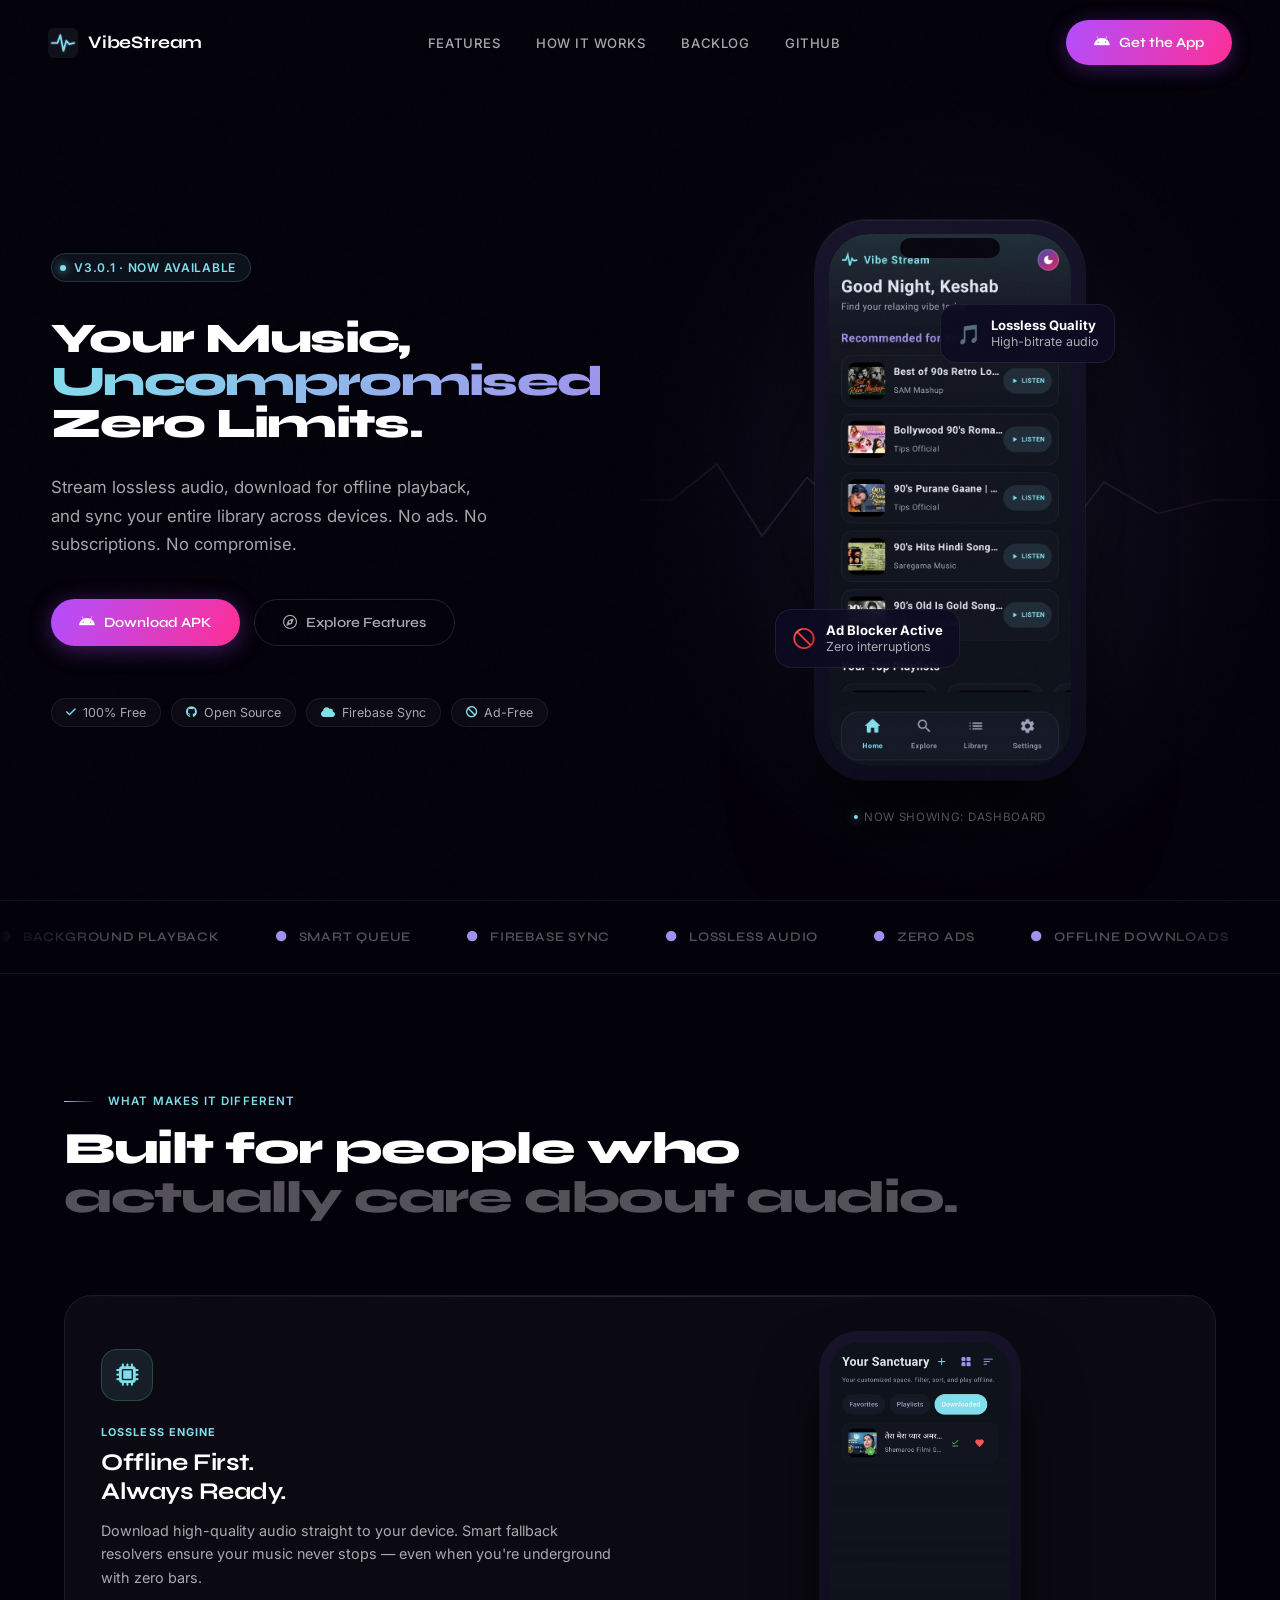
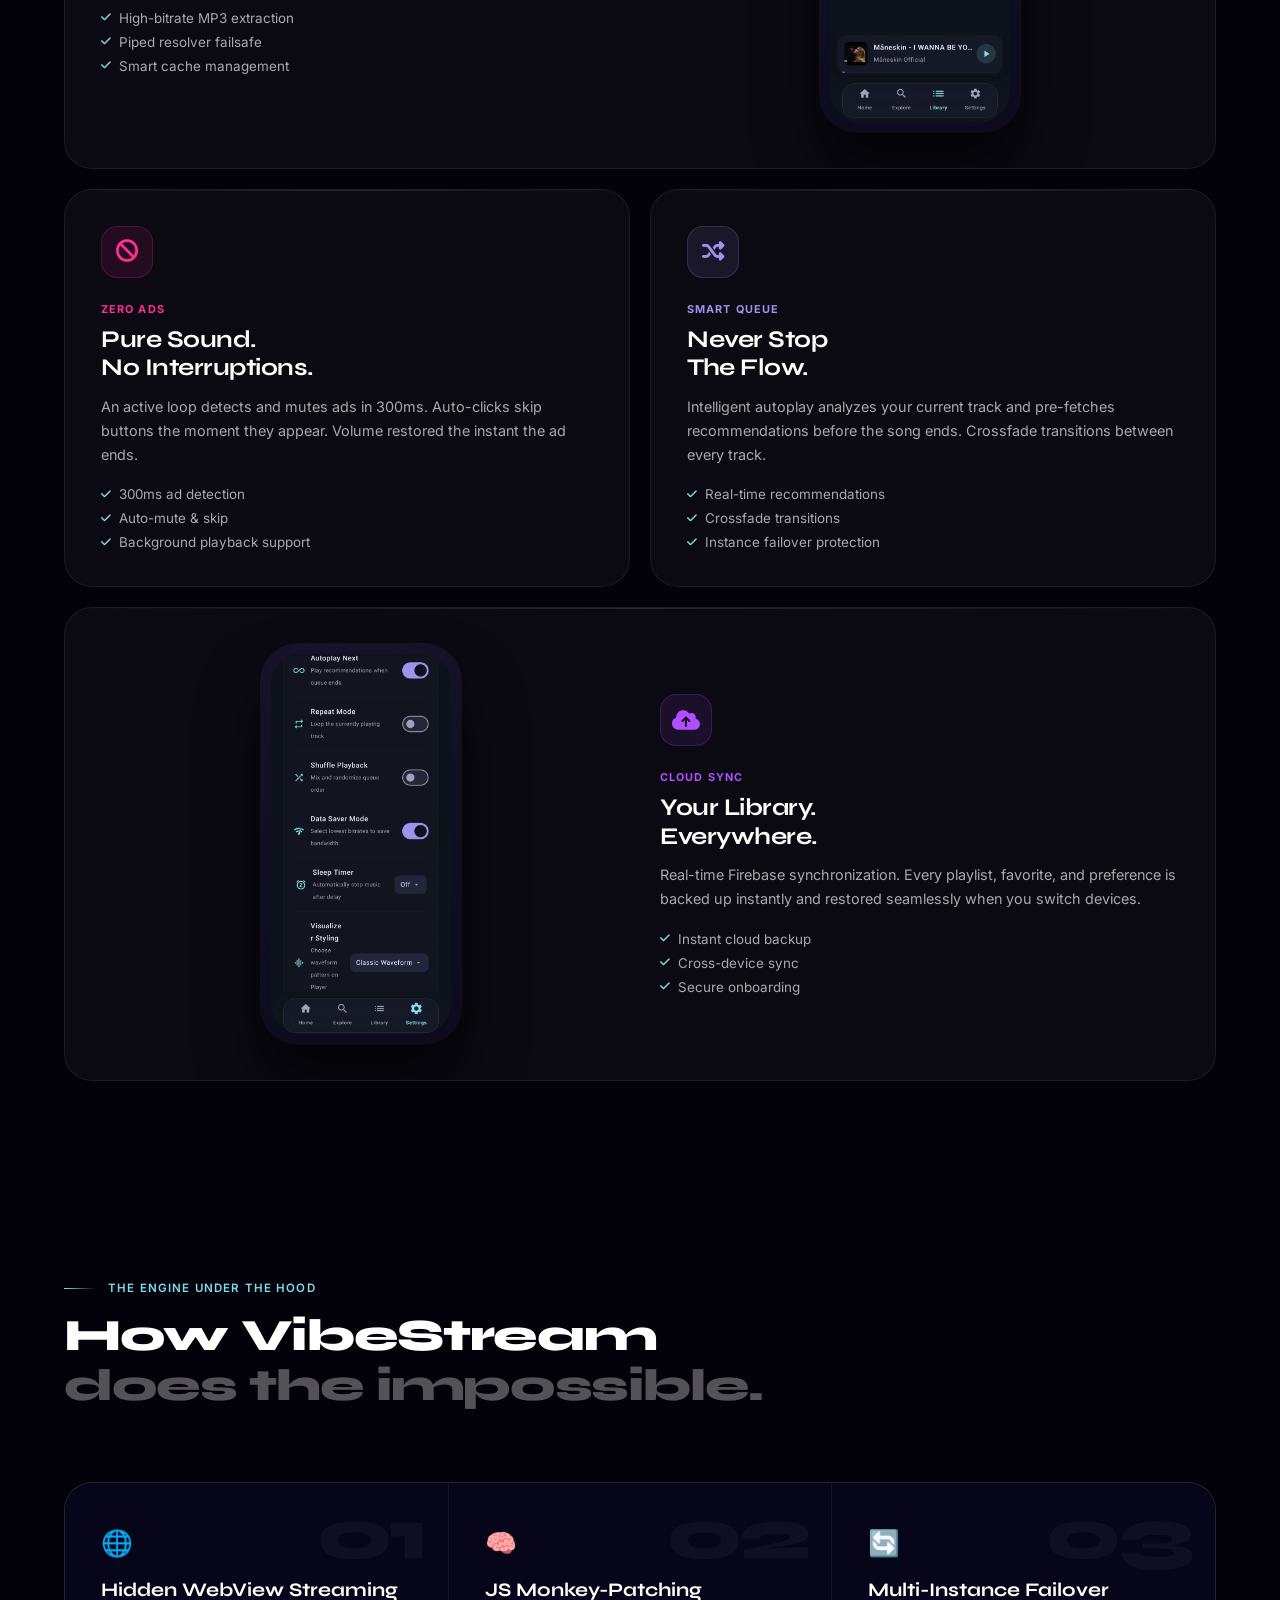
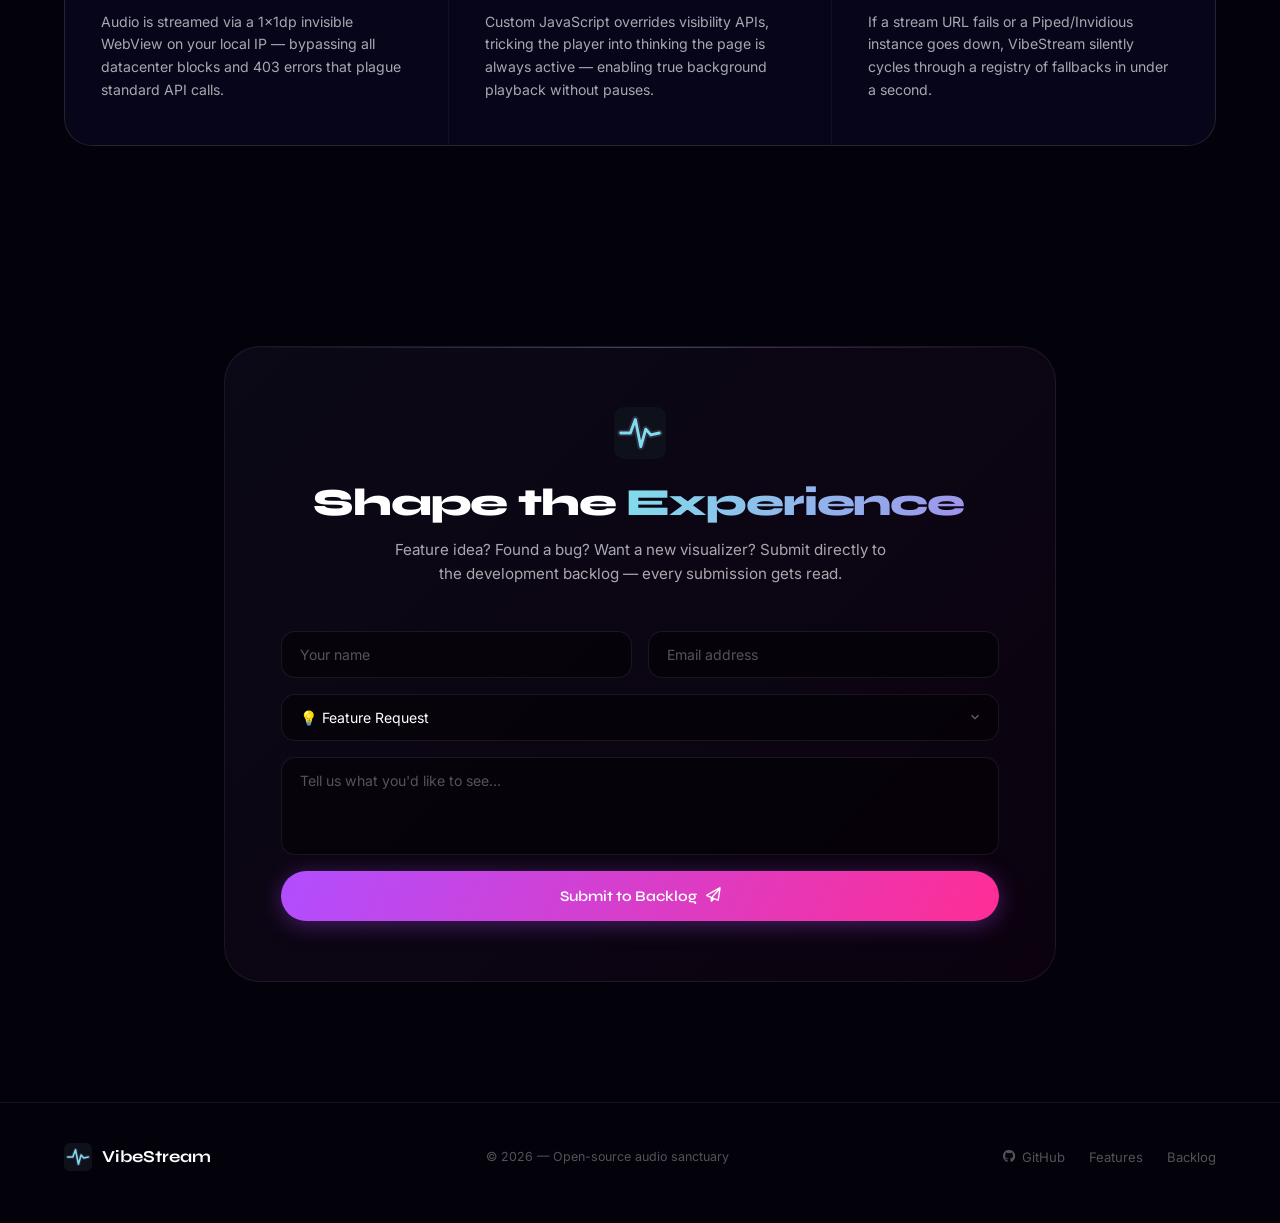
<file: index.html>
<!DOCTYPE html>
<html lang="en">
<head>
  <!-- Google tag (gtag.js) -->
  <script async src="https://www.googletagmanager.com/gtag/js?id=G-84TYYE5QCW"></script>
  <script>
    window.dataLayer = window.dataLayer || [];
    function gtag(){dataLayer.push(arguments);}
    gtag('js', new Date());

    gtag('config', 'G-84TYYE5QCW');
  </script>
  <meta charset="UTF-8">
  <meta name="viewport" content="width=device-width, initial-scale=1.0, user-scalable=yes">
  <title>VibeStream — Lossless Audio Sanctuary</title>
  <link rel="icon" type="image/svg+xml" href="images/logo.svg">
  <link rel="apple-touch-icon" href="images/logo.svg">
  <link rel="preconnect" href="https://fonts.googleapis.com">
  <link rel="preconnect" href="https://fonts.gstatic.com" crossorigin>
  <link rel="preconnect" href="https://cdnjs.cloudflare.com" crossorigin>
  <link href="https://fonts.googleapis.com/css2?family=Syne:wght@400;500;600;700;800&family=Inter:wght@300;400;500;600&display=swap" rel="stylesheet">
  <link rel="stylesheet" href="https://cdnjs.cloudflare.com/ajax/libs/font-awesome/6.4.0/css/all.min.css" media="print" onload="this.media='all'">
  <style>
    /* =============================================
       TOKENS
    ============================================= */
    :root {
      --bg:          #03010a;
      --bg-2:        #07051a;
      --bg-3:        #0d0a22;
      --glass:       rgba(255,255,255,0.035);
      --glass-b:     rgba(255,255,255,0.07);
      --cyan:        #80DEEA;
      --purple:      #9E92EC;
      --pink:        #ff2d95;
      --violet:      #b14eff;
      --white:       #ffffff;
      --silver:      rgba(255,255,255,0.65);
      --dim:         rgba(255,255,255,0.32);
      --ease-out:    cubic-bezier(0.16, 1, 0.3, 1);
      --ease-bounce: cubic-bezier(0.34, 1.56, 0.64, 1);
    }

    /* =============================================
       RESET & BASE
    ============================================= */
    *, *::before, *::after { margin: 0; padding: 0; box-sizing: border-box; }
    html { scroll-behavior: smooth; background: var(--bg); overflow-x: hidden; }
    body {
      background: var(--bg);
      color: var(--white);
      font-family: 'Inter', sans-serif;
      overflow-x: hidden;
      cursor: none;
    }
    @media (max-width: 1024px) { body { cursor: auto; } }
    img { display: block; max-width: 100%; }
    a { text-decoration: none; color: inherit; }

    /* =============================================
       CUSTOM CURSOR
    ============================================= */
    #cursor {
      position: fixed;
      width: 12px; height: 12px;
      background: var(--cyan);
      border-radius: 50%;
      pointer-events: none;
      z-index: 99999;
      transform: translate(-50%,-50%);
      transition: width .18s var(--ease-out), height .18s var(--ease-out), background .18s, opacity .3s;
      box-shadow: 0 0 16px var(--cyan);
      opacity: 0;
      mix-blend-mode: screen;
    }
    #cursor-ring {
      position: fixed;
      width: 36px; height: 36px;
      border: 1px solid rgba(128,222,234,0.4);
      border-radius: 50%;
      pointer-events: none;
      z-index: 99998;
      transform: translate(-50%,-50%);
      transition: width .35s var(--ease-out), height .35s var(--ease-out), opacity .3s, border-color .3s;
      opacity: 0;
    }
    @media (min-width: 1025px) {
      #cursor, #cursor-ring { opacity: 1; }
    }
    body.cursor-hover #cursor { width: 6px; height: 6px; background: var(--pink); box-shadow: 0 0 20px var(--pink); }
    body.cursor-hover #cursor-ring { width: 52px; height: 52px; border-color: rgba(255,45,149,0.35); }

    /* =============================================
       SCROLL PROGRESS
    ============================================= */
    #progress {
      position: fixed; top: 0; left: 0; height: 2px; width: 0%;
      background: linear-gradient(90deg, var(--cyan), var(--purple), var(--pink));
      z-index: 9000;
      box-shadow: 0 0 10px var(--purple);
      transition: width .06s linear;
    }

    /* =============================================
       AMBIENT BLOBS
    ============================================= */
    .ambient {
      position: fixed; inset: 0; z-index: -2; overflow: hidden; pointer-events: none;
    }
    .blob {
      position: absolute; border-radius: 50%; filter: blur(100px); opacity: .55;
      animation: blobDrift 22s infinite alternate ease-in-out;
    }
    .blob-1 { width: 600px; height: 600px; background: radial-gradient(circle, rgba(177,78,255,.18), transparent); top: -200px; left: -150px; animation-duration: 20s; }
    .blob-2 { width: 700px; height: 700px; background: radial-gradient(circle, rgba(255,45,149,.12), transparent); bottom: -300px; right: -200px; animation-duration: 27s; animation-direction: alternate-reverse; }
    .blob-3 { width: 400px; height: 400px; background: radial-gradient(circle, rgba(128,222,234,.1), transparent); top: 40%; left: 35%; animation-duration: 16s; }
    @keyframes blobDrift {
      0% { transform: translate(0,0) scale(1); }
      100% { transform: translate(60px, 40px) scale(1.18); }
    }

    /* grain */
    .grain {
      position: fixed; inset: 0; z-index: 9990; pointer-events: none;
      background-image: url("data:image/svg+xml,%3Csvg viewBox='0 0 256 256' xmlns='http://www.w3.org/2000/svg'%3E%3Cfilter id='n'%3E%3CfeTurbulence type='fractalNoise' baseFrequency='0.72' numOctaves='4' stitchTiles='stitch'/%3E%3C/filter%3E%3Crect width='100%25' height='100%25' filter='url(%23n)' opacity='0.025'/%3E%3C/svg%3E");
      mix-blend-mode: overlay;
      opacity: .7;
    }

    /* =============================================
       NAV
    ============================================= */
    nav {
      position: fixed; top: 0; left: 0; right: 0; z-index: 8000;
      display: flex; align-items: center; justify-content: space-between;
      padding: 20px 48px;
      transition: background .4s, backdrop-filter .4s, padding .4s;
    }
    nav.scrolled {
      background: rgba(3,1,10,0.82);
      backdrop-filter: blur(24px);
      padding: 14px 48px;
      border-bottom: 1px solid rgba(255,255,255,0.05);
    }
    .nav-brand {
      display: flex; align-items: center; gap: 10px;
      font-family: 'Syne', sans-serif; font-weight: 700; font-size: 1.1rem;
      letter-spacing: -0.01em;
    }
    .nav-brand img { width: 30px; height: 30px; }
    .nav-links { display: flex; gap: 36px; }
    .nav-links a {
      font-size: .82rem; color: var(--silver); font-weight: 500;
      letter-spacing: .04em; text-transform: uppercase;
      transition: color .2s;
      position: relative;
    }
    .nav-links a::after {
      content: ''; position: absolute; bottom: -3px; left: 0;
      width: 0; height: 1px; background: var(--cyan);
      transition: width .3s var(--ease-out);
    }
    .nav-links a:hover { color: var(--white); }
    .nav-links a:hover::after { width: 100%; }
    .nav-cta {
      background: linear-gradient(115deg, var(--violet), var(--pink));
      color: white; border: none; cursor: pointer;
      padding: 10px 22px; border-radius: 100px;
      font-family: 'Syne', sans-serif; font-size: .82rem; font-weight: 600;
      display: flex; align-items: center; gap: 8px;
      transition: transform .25s var(--ease-bounce), box-shadow .25s;
      box-shadow: 0 4px 20px rgba(177,78,255,.3);
    }
    .nav-cta:hover { transform: translateY(-2px); box-shadow: 0 8px 28px rgba(255,45,149,.4); }
    /* Merged with unified 768px media query at the bottom */

    /* =============================================
       HERO
    ============================================= */
    .hero {
      min-height: 100vh;
      display: grid;
      grid-template-columns: 1fr 1fr;
      gap: 0;
      padding-top: 100px;
      position: relative;
      overflow: hidden;
    }

    .hero-left {
      display: flex; flex-direction: column; justify-content: center;
      padding: 60px clamp(16px, 3vw, 48px) 80px clamp(24px, 4vw, 64px);
      position: relative; z-index: 2;
      min-width: 0;
    }

    .hero-eyebrow {
      display: inline-flex; align-items: center; gap: 8px;
      background: rgba(128,222,234,0.07);
      border: 1px solid rgba(128,222,234,0.18);
      border-radius: 100px;
      padding: 6px 14px 6px 8px;
      margin-bottom: 36px; width: fit-content;
    }
    .eyebrow-dot {
      width: 6px; height: 6px; border-radius: 50%;
      background: var(--cyan);
      box-shadow: 0 0 10px var(--cyan);
      animation: pulse-dot 2s infinite;
    }
    @keyframes pulse-dot {
      0%, 100% { opacity: 1; transform: scale(1); }
      50% { opacity: .5; transform: scale(.75); }
    }
    .hero-eyebrow span {
      font-size: .75rem; color: var(--cyan); font-weight: 600;
      letter-spacing: .06em; text-transform: uppercase;
    }

    .hero-title {
      font-family: 'Syne', sans-serif;
      font-size: clamp(2rem, 3.3vw, 4.2rem);
      font-weight: 800;
      line-height: 1.0;
      letter-spacing: -0.04em;
      margin-bottom: 28px;
      overflow: hidden;
      min-width: 0;
    }
    .hero-title .line {
      display: block;
      opacity: 0;
      transform: translateY(110%);
      transition: transform .9s var(--ease-out), opacity .9s var(--ease-out);
    }
    .hero-title .line:nth-child(2) { transition-delay: .12s; }
    .hero-title .line:nth-child(3) { transition-delay: .24s; }
    .hero-title.revealed .line { opacity: 1; transform: translateY(0); }

    .grad { 
      background: linear-gradient(120deg, var(--cyan), var(--purple), var(--pink));
      -webkit-background-clip: text; background-clip: text; color: transparent;
      background-size: 200% 200%;
      animation: gradShift 5s ease infinite;
      padding-right: 0.08em; /* Prevent browser text-clip cut-offs on wide slanted fonts */
    }
    @keyframes gradShift {
      0%, 100% { background-position: 0% 50%; }
      50% { background-position: 100% 50%; }
    }

    .hero-sub {
      font-size: 1.05rem; color: var(--silver); line-height: 1.7;
      max-width: 440px; margin-bottom: 40px;
      opacity: 0; transform: translateY(20px);
      transition: opacity .8s .5s var(--ease-out), transform .8s .5s var(--ease-out);
    }
    .hero-sub.revealed { opacity: 1; transform: translateY(0); }

    .hero-actions {
      display: flex; gap: 14px; flex-wrap: wrap; margin-bottom: 52px;
      opacity: 0; transform: translateY(20px);
      transition: opacity .8s .65s var(--ease-out), transform .8s .65s var(--ease-out);
    }
    .hero-actions.revealed { opacity: 1; transform: translateY(0); }

    .btn {
      display: inline-flex; align-items: center; gap: 9px;
      padding: 14px 28px; border-radius: 100px;
      font-family: 'Syne', sans-serif; font-size: .88rem; font-weight: 600;
      border: none; cursor: pointer;
      transition: transform .28s var(--ease-bounce), box-shadow .28s;
    }
    .btn-primary {
      background: linear-gradient(115deg, var(--violet), var(--pink));
      color: white; box-shadow: 0 4px 22px rgba(177,78,255,.35);
    }
    .btn-primary:hover { transform: translateY(-3px) scale(1.02); box-shadow: 0 10px 32px rgba(255,45,149,.45); }
    .btn-ghost {
      background: transparent;
      border: 1px solid rgba(255,255,255,0.12);
      color: var(--silver);
    }
    .btn-ghost:hover { border-color: var(--cyan); color: var(--white); transform: translateY(-2px); }

    .hero-pills {
      display: flex; gap: 10px; flex-wrap: wrap;
      opacity: 0; transform: translateY(16px);
      transition: opacity .8s .8s var(--ease-out), transform .8s .8s var(--ease-out);
    }
    .hero-pills.revealed { opacity: 1; transform: translateY(0); }
    .pill {
      display: flex; align-items: center; gap: 7px;
      background: var(--glass); border: 1px solid var(--glass-b);
      border-radius: 100px; padding: 6px 14px;
      font-size: .78rem; color: var(--silver);
    }
    .pill i { color: var(--cyan); font-size: .7rem; }

    /* HERO RIGHT — Phone Showcase */
    .hero-right {
      position: relative;
      display: flex; align-items: center; justify-content: center;
      overflow: hidden;
      padding: 80px 40px 80px 20px;
    }
    .hero-right::before {
      content: '';
      position: absolute; inset: 0;
      background: radial-gradient(ellipse at 50% 50%, rgba(158,146,236,.12), transparent 70%);
    }

    /* Waveform decoration */
    .hero-waveform {
      position: absolute;
      left: -40px; right: -40px;
      top: 50%;
      transform: translateY(-50%);
      pointer-events: none;
      opacity: .15;
    }

    /* Phone */
    .phone-wrap {
      perspective: 1200px;
      position: relative; z-index: 2;
    }
    .phone {
      width: 270px; height: 560px;
      background: linear-gradient(165deg, #16132a, #0c0a1c);
      border-radius: 52px;
      padding: 14px;
      box-shadow:
        0 60px 80px rgba(0,0,0,.7),
        0 0 0 1px rgba(255,255,255,0.07),
        inset 0 1px 0 rgba(255,255,255,0.06);
      transform-style: preserve-3d;
      transition: transform .15s ease-out;
      animation: phoneFloat 6s ease-in-out infinite;
    }
    @keyframes phoneFloat {
      0%, 100% { transform: translateY(0) rotateX(2deg) rotateY(-4deg); }
      50% { transform: translateY(-14px) rotateX(-2deg) rotateY(4deg); }
    }
    .phone:hover { animation-play-state: paused; }
    .phone-notch {
      position: absolute; top: 18px; left: 50%; transform: translateX(-50%);
      width: 100px; height: 20px;
      background: #08060f; border-radius: 16px; z-index: 5;
    }
    .phone-inner {
      width: 100%; height: 100%;
      background: #000;
      border-radius: 40px;
      overflow: hidden;
      position: relative;
    }
    .screen {
      position: absolute; inset: 0;
      width: 100%; height: 100%;
      object-fit: cover;
      opacity: 0;
      transition: opacity .7s cubic-bezier(.4,0,.2,1);
    }
    .screen.active { opacity: 1; }

    /* Glow ring around phone */
    .phone-glow {
      position: absolute;
      width: 320px; height: 320px;
      background: radial-gradient(circle, rgba(158,146,236,.22), transparent 70%);
      border-radius: 50%;
      top: 50%; left: 50%;
      transform: translate(-50%, -50%);
      filter: blur(20px);
      pointer-events: none;
      animation: glowPulse 4s ease-in-out infinite;
    }
    @keyframes glowPulse {
      0%, 100% { opacity: .8; transform: translate(-50%,-50%) scale(1); }
      50% { opacity: 1; transform: translate(-50%,-50%) scale(1.1); }
    }

    /* Screen label */
    .screen-label {
      position: absolute; bottom: -44px; left: 50%; transform: translateX(-50%);
      font-size: .72rem; color: var(--dim); letter-spacing: .06em; text-transform: uppercase;
      white-space: nowrap;
      display: flex; align-items: center; gap: 6px;
    }
    .screen-label::before {
      content: '';
      width: 4px; height: 4px; border-radius: 50%;
      background: var(--cyan); box-shadow: 0 0 8px var(--cyan);
      animation: pulse-dot 2s infinite;
    }

    /* Floating badge */
    .float-badge {
      position: absolute;
      background: rgba(13,10,34,0.9);
      backdrop-filter: blur(16px);
      border: 1px solid rgba(255,255,255,0.08);
      border-radius: 16px;
      padding: 12px 16px;
      display: flex; align-items: center; gap: 10px;
      font-size: .78rem;
      z-index: 10;
      transition: transform .3s var(--ease-bounce);
    }
    .float-badge:hover { transform: scale(1.04); }
    .badge-1 { top: 15%; right: -30px; animation: badgeBob 5s ease-in-out infinite; }
    .badge-2 { bottom: 20%; left: -40px; animation: badgeBob 6.5s 1s ease-in-out infinite; }
    @keyframes badgeBob {
      0%, 100% { transform: translateY(0); }
      50% { transform: translateY(-8px); }
    }
    .badge-icon { font-size: 1.2rem; }
    .badge-label { color: var(--silver); line-height: 1.3; }
    .badge-label strong { display: block; color: white; font-size: .82rem; }

    /* =============================================
       MARQUEE
    ============================================= */
    .marquee-section {
      padding: 28px 0;
      border-top: 1px solid var(--glass-b);
      border-bottom: 1px solid var(--glass-b);
      overflow: hidden;
      position: relative;
    }
    .marquee-section::before, .marquee-section::after {
      content: ''; position: absolute; top: 0; bottom: 0; width: 120px; z-index: 2;
      pointer-events: none;
    }
    .marquee-section::before { left: 0; background: linear-gradient(90deg, var(--bg), transparent); }
    .marquee-section::after  { right: 0; background: linear-gradient(-90deg, var(--bg), transparent); }
    .marquee-track {
      display: flex; gap: 56px; width: max-content;
      animation: marquee 28s linear infinite;
    }
    @keyframes marquee {
      0% { transform: translateX(0); }
      100% { transform: translateX(-50%); }
    }
    .marquee-item {
      display: flex; align-items: center; gap: 12px; white-space: nowrap;
      font-family: 'Syne', sans-serif; font-size: .82rem; font-weight: 600;
      color: var(--dim); letter-spacing: .06em; text-transform: uppercase;
    }
    .marquee-item i { color: var(--purple); font-size: .65rem; }

    /* =============================================
       FEATURES SECTION
    ============================================= */
    .features {
      padding: 120px 64px;
      max-width: 1320px; margin: 0 auto;
    }
    .section-eyebrow {
      display: flex; align-items: center; gap: 12px;
      margin-bottom: 16px;
    }
    .section-eyebrow-line {
      width: 32px; height: 1px;
      background: linear-gradient(90deg, var(--cyan), transparent);
    }
    .section-eyebrow span {
      font-size: .72rem; color: var(--cyan); font-weight: 600;
      letter-spacing: .1em; text-transform: uppercase;
    }
    .section-title {
      font-family: 'Syne', sans-serif;
      font-size: clamp(2rem, 3.5vw, 3.2rem);
      font-weight: 800; letter-spacing: -0.03em;
      line-height: 1.1; margin-bottom: 72px;
    }
    .section-title span { color: var(--dim); }

    .features-grid {
      display: grid;
      grid-template-columns: repeat(2, 1fr);
      gap: 20px;
    }
    .feat-card {
      background: var(--glass);
      border: 1px solid var(--glass-b);
      border-radius: 28px;
      padding: 36px;
      position: relative; overflow: hidden;
      transition: transform .4s var(--ease-out), border-color .4s, box-shadow .4s;
      opacity: 0; transform: translateY(40px);
    }
    .feat-card.visible { opacity: 1; transform: translateY(0); }
    .feat-card:hover {
      transform: translateY(-6px);
      border-color: rgba(158,146,236,.25);
      box-shadow: 0 20px 50px rgba(0,0,0,.5);
    }
    .feat-card::before {
      content: '';
      position: absolute; top: 0; left: 0; right: 0; height: 1px;
      background: linear-gradient(90deg, transparent, rgba(255,255,255,0.12), transparent);
    }
    .feat-card-large {
      grid-column: span 2;
      display: grid; grid-template-columns: 1fr 1fr;
      gap: 40px; align-items: center;
    }
    .feat-icon {
      width: 52px; height: 52px;
      border-radius: 16px;
      display: flex; align-items: center; justify-content: center;
      font-size: 1.4rem;
      margin-bottom: 24px;
    }
    .feat-icon-cyan   { background: rgba(128,222,234,.1); color: var(--cyan); border: 1px solid rgba(128,222,234,.2); }
    .feat-icon-purple { background: rgba(158,146,236,.1); color: var(--purple); border: 1px solid rgba(158,146,236,.2); }
    .feat-icon-pink   { background: rgba(255,45,149,.1); color: var(--pink); border: 1px solid rgba(255,45,149,.2); }
    .feat-icon-violet { background: rgba(177,78,255,.1); color: var(--violet); border: 1px solid rgba(177,78,255,.2); }

    .feat-tag {
      font-size: .68rem; text-transform: uppercase; letter-spacing: .1em;
      font-weight: 700; margin-bottom: 10px;
    }
    .feat-tag-cyan   { color: var(--cyan); }
    .feat-tag-purple { color: var(--purple); }
    .feat-tag-pink   { color: var(--pink); }
    .feat-tag-violet { color: var(--violet); }

    .feat-card h3 {
      font-family: 'Syne', sans-serif;
      font-size: 1.5rem; font-weight: 700;
      letter-spacing: -.02em; line-height: 1.2;
      margin-bottom: 12px;
    }
    .feat-card p {
      color: var(--silver); font-size: .9rem; line-height: 1.65;
      margin-bottom: 20px;
    }
    .feat-list {
      list-style: none; display: flex; flex-direction: column; gap: 8px;
    }
    .feat-list li {
      display: flex; align-items: center; gap: 8px;
      font-size: .84rem; color: var(--silver);
    }
    .feat-list li i { color: var(--cyan); font-size: .7rem; }

    /* Phone in feature card */
    .feat-phone {
      position: relative;
      display: flex; justify-content: center;
    }
    .feat-phone-inner {
      width: 200px; height: 400px;
      background: linear-gradient(165deg, #16132a, #0c0a1c);
      border-radius: 38px; padding: 10px;
      box-shadow: 0 40px 60px rgba(0,0,0,.6), 0 0 0 1px rgba(255,255,255,0.06);
    }
    .feat-phone-screen {
      width: 100%; height: 100%;
      background: #000; border-radius: 30px;
      overflow: hidden; position: relative;
    }
    .feat-phone-screen img {
      width: 100%; height: 100%; object-fit: cover;
    }

    /* Animated waveform bars in feature */
    .mini-viz {
      display: flex; align-items: center; gap: 3px; height: 24px; margin-top: 16px;
    }
    .mini-viz span {
      width: 3px; border-radius: 2px;
      background: linear-gradient(180deg, var(--cyan), var(--purple));
      animation: miniBar .9s infinite alternate ease-in-out;
    }
    @keyframes miniBar {
      0% { height: 4px; opacity: .4; }
      100% { height: 20px; opacity: 1; }
    }
    .mini-viz span:nth-child(1) { animation-delay: .0s; }
    .mini-viz span:nth-child(2) { animation-delay: .1s; }
    .mini-viz span:nth-child(3) { animation-delay: .2s; }
    .mini-viz span:nth-child(4) { animation-delay: .3s; }
    .mini-viz span:nth-child(5) { animation-delay: .4s; }
    .mini-viz span:nth-child(6) { animation-delay: .5s; }
    .mini-viz span:nth-child(7) { animation-delay: .3s; }
    .mini-viz span:nth-child(8) { animation-delay: .2s; }
    .mini-viz span:nth-child(9) { animation-delay: .1s; }
    .mini-viz span:nth-child(10){ animation-delay: .0s; }

    /* =============================================
       HOW IT WORKS
    ============================================= */
    .how {
      padding: 80px 64px 120px;
      max-width: 1320px; margin: 0 auto;
    }
    .steps {
      display: grid; grid-template-columns: repeat(3,1fr); gap: 1px;
      background: var(--glass-b);
      border-radius: 28px; overflow: hidden;
      border: 1px solid var(--glass-b);
    }
    .step {
      background: var(--bg-2);
      padding: 44px 36px;
      position: relative; overflow: hidden;
      transition: background .3s;
      opacity: 0; transform: translateY(30px);
    }
    .step.visible { opacity: 1; transform: translateY(0); }
    .step:hover { background: var(--bg-3); }
    .step-num {
      font-family: 'Syne', sans-serif;
      font-size: 4.5rem; font-weight: 800;
      color: rgba(255,255,255,.04);
      line-height: 1;
      position: absolute; top: 16px; right: 24px;
      letter-spacing: -.05em;
    }
    .step-icon {
      font-size: 1.6rem; margin-bottom: 20px;
    }
    .step h3 {
      font-family: 'Syne', sans-serif;
      font-size: 1.2rem; font-weight: 700;
      margin-bottom: 10px;
    }
    .step p { color: var(--silver); font-size: .88rem; line-height: 1.6; }

    /* =============================================
       FEEDBACK SECTION
    ============================================= */
    .feedback {
      padding: 80px 64px 120px;
      max-width: 960px; margin: 0 auto;
    }
    .feedback-inner {
      background: linear-gradient(135deg, rgba(158,146,236,.06), rgba(255,45,149,.04));
      border: 1px solid rgba(255,255,255,.07);
      border-radius: 36px; padding: 60px 56px;
      position: relative; overflow: hidden;
    }
    .feedback-inner::before {
      content: '';
      position: absolute; top: 0; left: 0; right: 0; height: 1px;
      background: linear-gradient(90deg, transparent, rgba(158,146,236,.4), transparent);
    }
    .feedback-head {
      text-align: center; margin-bottom: 44px;
    }
    .feedback-head img {
      width: 52px; height: 52px; margin: 0 auto 20px;
    }
    .feedback-head h2 {
      font-family: 'Syne', sans-serif;
      font-size: 2.4rem; font-weight: 800;
      letter-spacing: -.03em; margin-bottom: 12px;
    }
    .feedback-head p { color: var(--silver); font-size: .95rem; line-height: 1.6; max-width: 500px; margin: 0 auto; }

    .f-form { display: flex; flex-direction: column; gap: 16px; }
    .f-row { display: grid; grid-template-columns: 1fr 1fr; gap: 16px; }
    .f-group { display: flex; flex-direction: column; gap: 6px; }
    .f-group input,
    .f-group select,
    .f-group textarea {
      background: rgba(0,0,0,.45);
      border: 1px solid rgba(255,255,255,.08);
      border-radius: 14px;
      padding: 14px 18px;
      color: white;
      font-family: 'Inter', sans-serif;
      font-size: .88rem;
      transition: border-color .25s, box-shadow .25s;
      outline: none;
      resize: none;
    }
    .f-group input::placeholder,
    .f-group textarea::placeholder { color: var(--dim); }
    .f-group input:focus,
    .f-group select:focus,
    .f-group textarea:focus {
      border-color: rgba(158,146,236,.5);
      box-shadow: 0 0 0 3px rgba(158,146,236,.08);
    }
    .f-group select {
      appearance: none;
      background-image: url("data:image/svg+xml,%3Csvg xmlns='http://www.w3.org/2000/svg' viewBox='0 0 24 24' fill='none' stroke='rgba(255,255,255,0.4)' stroke-width='2'%3E%3Cpolyline points='6 9 12 15 18 9'%3E%3C/polyline%3E%3C/svg%3E");
      background-repeat: no-repeat; background-position: right 16px center; background-size: 14px;
    }
    .f-group select option { background: #0d0a22; color: white; }
    .btn-submit {
      width: 100%;
      justify-content: center;
      padding: 16px;
      font-size: .92rem;
    }
    .f-status {
      display: none; padding: 12px 16px; border-radius: 12px;
      font-size: .84rem; align-items: center; gap: 8px;
    }
    .f-success { background: rgba(0,230,118,.08); color: #00e676; border: 1px solid rgba(0,230,118,.18); }
    .f-error   { background: rgba(255,23,68,.08);  color: #ff5252;  border: 1px solid rgba(255,23,68,.18); }

    /* =============================================
       FOOTER
    ============================================= */
    footer {
      border-top: 1px solid var(--glass-b);
      padding: 40px 64px 52px;
      max-width: 1320px; margin: 0 auto;
    }
    .footer-inner {
      display: flex; align-items: center; justify-content: space-between; flex-wrap: wrap; gap: 24px;
    }
    .footer-brand {
      display: flex; align-items: center; gap: 10px;
      font-family: 'Syne', sans-serif; font-weight: 700; font-size: 1.05rem;
    }
    .footer-brand img { width: 28px; height: 28px; }
    .footer-copy { color: var(--dim); font-size: .78rem; }
    .footer-links { display: flex; gap: 24px; }
    .footer-links a {
      color: var(--dim); font-size: .82rem;
      display: flex; align-items: center; gap: 6px;
      transition: color .2s;
    }
    .footer-links a:hover { color: var(--silver); }

    /* =============================================
       SCROLL TRIGGER UTIL
    ============================================= */
    .reveal {
      opacity: 0; transform: translateY(36px);
      transition: opacity .8s var(--ease-out), transform .8s var(--ease-out);
    }
    .reveal.visible { opacity: 1; transform: translateY(0); }
    .reveal-delay-1 { transition-delay: .1s; }
    .reveal-delay-2 { transition-delay: .2s; }
    .reveal-delay-3 { transition-delay: .3s; }

    /* =============================================
       RESPONSIVE
    ============================================= */
    @media (max-width: 1024px) {
      #cursor, #cursor-ring { display: none !important; }
      .hero { grid-template-columns: 1fr; min-height: auto; }
      .hero-left { 
        padding: 100px 16px 40px !important; 
        align-items: flex-start !important; 
        text-align: left !important; 
      }
      .hero-eyebrow { margin: 0 0 24px !important; }
      .hero-title { 
        font-size: clamp(1.7rem, 6vw, 2.4rem) !important; 
        overflow: visible !important; 
        text-align: left !important;
      }
      .hero-title .line { overflow: visible !important; }
      .hero-sub { 
        margin-left: 0 !important; 
        margin-right: 0 !important; 
        text-align: left !important;
        font-size: 0.95rem !important;
        max-width: 100% !important;
      }
      .hero-actions { 
        width: 100% !important; 
        justify-content: flex-start !important; 
        flex-direction: column !important;
        align-items: flex-start !important;
        gap: 12px !important; 
      }
      .hero-actions .btn {
        width: 100% !important;
        max-width: 320px;
      }
      .hero-pills { 
        justify-content: flex-start !important; 
        gap: 8px !important; 
        margin: 0 !important; 
        width: 100% !important;
      }
      .pill { font-size: 0.75rem !important; padding: 5px 12px !important; }
      
      .hero-right { padding: 40px 0; min-height: 500px; }
      .phone-wrap { transform: scale(0.9); transform-origin: center center; }
      
      .features { padding: 80px 20px; }
      .features-grid { grid-template-columns: 1fr; }
      .feat-card-large { grid-column: span 1; grid-template-columns: 1fr; }
      .feat-phone { display: none; }
      .how { padding: 60px 20px 80px; }
      .steps { grid-template-columns: 1fr; }
      .feedback { padding: 60px 20px 80px; }
      .feedback-inner { padding: 40px 20px; }
      .f-row { grid-template-columns: 1fr; }
      footer { padding: 40px 20px; }
      .footer-inner { flex-direction: column; text-align: center; }
    }
    @media (max-width: 768px) {
      nav { padding: 12px 16px !important; }
      nav.scrolled { padding: 10px 16px !important; }
      .nav-links { display: none !important; }
      .nav-brand { font-size: 1rem; }
      .nav-brand img { width: 24px; height: 24px; }
      .nav-cta { padding: 8px 14px; font-size: 0px !important; }
      .nav-cta i { font-size: 0.85rem !important; margin-right: 0 !important; }
      
      .hero-left { 
        padding: 100px 16px 36px !important; 
        align-items: flex-start !important; 
        text-align: left !important; 
      }
      .hero-eyebrow { margin: 0 0 24px !important; }
      .hero-title { 
        font-size: clamp(1.3rem, 6vw, 1.8rem) !important; 
        overflow: visible !important; 
        text-align: left !important;
      }
      .hero-title .line { overflow: visible !important; }
      .hero-sub { 
        margin-left: 0 !important; 
        margin-right: 0 !important; 
        text-align: left !important;
        max-width: 100% !important;
      }
      .hero-actions { 
        width: 100% !important; 
        justify-content: flex-start !important; 
        flex-direction: column !important;
        align-items: flex-start !important;
        gap: 12px !important; 
      }
      .hero-actions .btn {
        width: 100% !important;
        max-width: 320px;
      }
      .hero-pills { 
        justify-content: flex-start !important; 
        gap: 6px !important; 
        margin: 0 !important; 
        width: 100% !important;
      }
      .pill { font-size: 0.72rem !important; padding: 5px 10px !important; }
      
      .hero-right { padding: 16px 0; min-height: 480px; }
      .phone-wrap { transform: scale(0.85); transform-origin: center center; }
      .screen-label { bottom: -28px; }
      
      .features { padding: 60px 16px; }
      .how { padding: 40px 16px 60px; }
      .feedback { padding: 40px 16px 60px; }
      footer { padding: 32px 16px; }
      .float-badge { display: none !important; }
    }
  </style>
</head>
<body>

  <!-- Custom Cursor -->
  <div id="cursor"></div>
  <div id="cursor-ring"></div>

  <!-- Scroll Progress -->
  <div id="progress"></div>

  <!-- Ambient -->
  <div class="ambient">
    <div class="blob blob-1"></div>
    <div class="blob blob-2"></div>
    <div class="blob blob-3"></div>
  </div>
  <div class="grain"></div>

  <!-- ============ NAV ============ -->
  <nav id="nav">
    <div class="nav-brand">
      <img src="images/logo.svg" alt="VibeStream">
      VibeStream
    </div>
    <div class="nav-links">
      <a href="#features">Features</a>
      <a href="#how">How It Works</a>
      <a href="#feedback">Backlog</a>
      <a href="https://github.com/keshu-codes/vibestream" target="_blank">GitHub</a>
    </div>
    <a href="https://github.com/keshu-codes/vibestream/releases/latest/download/VibeStream.apk" class="nav-cta btn">
      <i class="fa-brands fa-android"></i> Get the App
    </a>
  </nav>

  <!-- ============ HERO ============ -->
  <section class="hero">
    <div class="hero-left">
      <div class="hero-eyebrow">
        <div class="eyebrow-dot"></div>
        <span>v3.0.1 · Now Available</span>
      </div>

      <h1 class="hero-title" id="heroTitle">
        <span class="line">Your Music,</span>
        <span class="line grad">Uncompromised.</span>
        <span class="line">Zero Limits.</span>
      </h1>

      <p class="hero-sub" id="heroSub">
        Stream lossless audio, download for offline playback, and sync your entire library across devices. No ads. No subscriptions. No compromise.
      </p>

      <div class="hero-actions" id="heroActions">
        <a href="https://github.com/keshu-codes/vibestream/releases/latest/download/VibeStream.apk" class="btn btn-primary">
          <i class="fa-brands fa-android"></i> Download APK
        </a>
        <a href="#features" class="btn btn-ghost">
          <i class="fa-regular fa-compass"></i> Explore Features
        </a>
      </div>

      <div class="hero-pills" id="heroPills">
        <div class="pill"><i class="fa-solid fa-check"></i> 100% Free</div>
        <div class="pill"><i class="fa-brands fa-github"></i> Open Source</div>
        <div class="pill"><i class="fa-solid fa-cloud"></i> Firebase Sync</div>
        <div class="pill"><i class="fa-solid fa-ban"></i> Ad-Free</div>
      </div>
    </div>

    <div class="hero-right">
      <!-- Decorative waveform SVG -->
      <svg class="hero-waveform" viewBox="0 0 800 120" fill="none" preserveAspectRatio="none">
        <path d="M 0,60 L 80,60 L 130,20 L 180,100 L 230,35 L 280,80 L 340,60 L 400,60 L 450,15 L 510,105 L 560,40 L 620,75 L 680,60 L 800,60"
          stroke="url(#waveGrad)" stroke-width="2" stroke-linecap="round" stroke-linejoin="round"/>
        <defs>
          <linearGradient id="waveGrad" x1="0" y1="0" x2="800" y2="0" gradientUnits="userSpaceOnUse">
            <stop offset="0%" stop-color="#80DEEA" stop-opacity="0"/>
            <stop offset="30%" stop-color="#80DEEA"/>
            <stop offset="70%" stop-color="#9E92EC"/>
            <stop offset="100%" stop-color="#ff2d95" stop-opacity="0"/>
          </linearGradient>
        </defs>
      </svg>

      <div class="phone-wrap" id="phoneWrap">
        <div class="phone-glow"></div>

        <!-- Floating badges -->
        <div class="float-badge badge-1">
          <div class="badge-icon">🎵</div>
          <div class="badge-label">
            <strong>Lossless Quality</strong>
            High-bitrate audio
          </div>
        </div>
        <div class="float-badge badge-2">
          <div class="badge-icon">🚫</div>
          <div class="badge-label">
            <strong>Ad Blocker Active</strong>
            Zero interruptions
          </div>
        </div>

        <div class="phone" id="heroPhone">
          <div class="phone-notch"></div>
          <div class="phone-inner">
            <img src="images/screen_home.webp"     class="screen active" data-screen="home"     alt="Home">
            <img src="images/screen_library.webp"  class="screen"       data-screen="library"  alt="Library">
            <img src="images/screen_search.webp"   class="screen"       data-screen="search"   alt="Search">
            <img src="images/screen_player.webp"   class="screen"       data-screen="player"   alt="Player">
            <img src="images/screen_settings.webp" class="screen"       data-screen="settings" alt="Settings">
          </div>
        </div>

        <div class="screen-label" id="screenLabel">Now showing: Dashboard</div>
      </div>
    </div>
  </section>

  <!-- ============ MARQUEE ============ -->
  <div class="marquee-section">
    <div class="marquee-track">
      <!-- duplicated for infinite loop -->
      <div class="marquee-item"><i class="fa-solid fa-circle"></i> Background Playback</div>
      <div class="marquee-item"><i class="fa-solid fa-circle"></i> Smart Queue</div>
      <div class="marquee-item"><i class="fa-solid fa-circle"></i> Firebase Sync</div>
      <div class="marquee-item"><i class="fa-solid fa-circle"></i> Lossless Audio</div>
      <div class="marquee-item"><i class="fa-solid fa-circle"></i> Zero Ads</div>
      <div class="marquee-item"><i class="fa-solid fa-circle"></i> Offline Downloads</div>
      <div class="marquee-item"><i class="fa-solid fa-circle"></i> Crossfade Transitions</div>
      <div class="marquee-item"><i class="fa-solid fa-circle"></i> Sleep Timer</div>
      <div class="marquee-item"><i class="fa-solid fa-circle"></i> Waveform Visualizer</div>
      <div class="marquee-item"><i class="fa-solid fa-circle"></i> Open Source</div>
      <div class="marquee-item"><i class="fa-solid fa-circle"></i> Background Playback</div>
      <div class="marquee-item"><i class="fa-solid fa-circle"></i> Smart Queue</div>
      <div class="marquee-item"><i class="fa-solid fa-circle"></i> Firebase Sync</div>
      <div class="marquee-item"><i class="fa-solid fa-circle"></i> Lossless Audio</div>
      <div class="marquee-item"><i class="fa-solid fa-circle"></i> Zero Ads</div>
      <div class="marquee-item"><i class="fa-solid fa-circle"></i> Offline Downloads</div>
      <div class="marquee-item"><i class="fa-solid fa-circle"></i> Crossfade Transitions</div>
      <div class="marquee-item"><i class="fa-solid fa-circle"></i> Sleep Timer</div>
      <div class="marquee-item"><i class="fa-solid fa-circle"></i> Waveform Visualizer</div>
      <div class="marquee-item"><i class="fa-solid fa-circle"></i> Open Source</div>
    </div>
  </div>

  <!-- ============ FEATURES ============ -->
  <section id="features" class="features">
    <div class="section-eyebrow reveal">
      <div class="section-eyebrow-line"></div>
      <span>What makes it different</span>
    </div>
    <h2 class="section-title reveal reveal-delay-1">
      Built for people who<br><span>actually care about audio.</span>
    </h2>

    <div class="features-grid">

      <!-- Card 1 — Large, with phone -->
      <div class="feat-card feat-card-large" data-reveal>
        <div>
          <div class="feat-icon feat-icon-cyan"><i class="fa-solid fa-microchip"></i></div>
          <div class="feat-tag feat-tag-cyan">Lossless Engine</div>
          <h3>Offline First.<br>Always Ready.</h3>
          <p>Download high-quality audio straight to your device. Smart fallback resolvers ensure your music never stops — even when you're underground with zero bars.</p>
          <ul class="feat-list">
            <li><i class="fa-solid fa-check"></i> High-bitrate MP3 extraction</li>
            <li><i class="fa-solid fa-check"></i> Piped resolver failsafe</li>
            <li><i class="fa-solid fa-check"></i> Smart cache management</li>
          </ul>
          <div class="mini-viz">
            <span></span><span></span><span></span><span></span><span></span>
            <span></span><span></span><span></span><span></span><span></span>
          </div>
        </div>
        <div class="feat-phone">
          <div class="feat-phone-inner">
            <div class="feat-phone-screen">
              <img src="images/screen_library.webp" alt="Library Screen">
            </div>
          </div>
        </div>
      </div>

      <!-- Card 2 -->
      <div class="feat-card" data-reveal>
        <div class="feat-icon feat-icon-pink"><i class="fa-solid fa-ban"></i></div>
        <div class="feat-tag feat-tag-pink">Zero Ads</div>
        <h3>Pure Sound.<br>No Interruptions.</h3>
        <p>An active loop detects and mutes ads in 300ms. Auto-clicks skip buttons the moment they appear. Volume restored the instant the ad ends.</p>
        <ul class="feat-list">
          <li><i class="fa-solid fa-check"></i> 300ms ad detection</li>
          <li><i class="fa-solid fa-check"></i> Auto-mute & skip</li>
          <li><i class="fa-solid fa-check"></i> Background playback support</li>
        </ul>
      </div>

      <!-- Card 3 -->
      <div class="feat-card" data-reveal>
        <div class="feat-icon feat-icon-purple"><i class="fa-solid fa-shuffle"></i></div>
        <div class="feat-tag feat-tag-purple">Smart Queue</div>
        <h3>Never Stop<br>The Flow.</h3>
        <p>Intelligent autoplay analyzes your current track and pre-fetches recommendations before the song ends. Crossfade transitions between every track.</p>
        <ul class="feat-list">
          <li><i class="fa-solid fa-check"></i> Real-time recommendations</li>
          <li><i class="fa-solid fa-check"></i> Crossfade transitions</li>
          <li><i class="fa-solid fa-check"></i> Instance failover protection</li>
        </ul>
      </div>

      <!-- Card 4 — Large, reverse -->
      <div class="feat-card feat-card-large" data-reveal style="direction: ltr;">
        <div class="feat-phone">
          <div class="feat-phone-inner">
            <div class="feat-phone-screen">
              <img src="images/screen_settings.webp" alt="Settings Screen">
            </div>
          </div>
        </div>
        <div>
          <div class="feat-icon feat-icon-violet"><i class="fa-solid fa-cloud-arrow-up"></i></div>
          <div class="feat-tag feat-tag-violet">Cloud Sync</div>
          <h3>Your Library.<br>Everywhere.</h3>
          <p>Real-time Firebase synchronization. Every playlist, favorite, and preference is backed up instantly and restored seamlessly when you switch devices.</p>
          <ul class="feat-list">
            <li><i class="fa-solid fa-check"></i> Instant cloud backup</li>
            <li><i class="fa-solid fa-check"></i> Cross-device sync</li>
            <li><i class="fa-solid fa-check"></i> Secure onboarding</li>
          </ul>
        </div>
      </div>

    </div>
  </section>

  <!-- ============ HOW IT WORKS ============ -->
  <section id="how" class="how">
    <div class="section-eyebrow reveal">
      <div class="section-eyebrow-line"></div>
      <span>The engine under the hood</span>
    </div>
    <h2 class="section-title reveal reveal-delay-1">How VibeStream<br><span>does the impossible.</span></h2>

    <div class="steps">
      <div class="step" data-step>
        <div class="step-num">01</div>
        <div class="step-icon">🌐</div>
        <h3>Hidden WebView Streaming</h3>
        <p>Audio is streamed via a 1×1dp invisible WebView on your local IP — bypassing all datacenter blocks and 403 errors that plague standard API calls.</p>
      </div>
      <div class="step" data-step>
        <div class="step-num">02</div>
        <div class="step-icon">🧠</div>
        <h3>JS Monkey-Patching</h3>
        <p>Custom JavaScript overrides visibility APIs, tricking the player into thinking the page is always active — enabling true background playback without pauses.</p>
      </div>
      <div class="step" data-step>
        <div class="step-num">03</div>
        <div class="step-icon">🔄</div>
        <h3>Multi-Instance Failover</h3>
        <p>If a stream URL fails or a Piped/Invidious instance goes down, VibeStream silently cycles through a registry of fallbacks in under a second.</p>
      </div>
    </div>
  </section>

  <!-- ============ FEEDBACK ============ -->
  <section id="feedback" class="feedback">
    <div class="feedback-inner reveal">
      <div class="feedback-head">
        <img src="images/logo.svg" alt="VibeStream Logo">
        <h2>Shape the <span class="grad">Experience</span></h2>
        <p>Feature idea? Found a bug? Want a new visualizer? Submit directly to the development backlog — every submission gets read.</p>
      </div>

      <form class="f-form" id="feedbackForm" novalidate>
        <div class="f-row">
          <div class="f-group">
            <input type="text" id="fbName" placeholder="Your name" autocomplete="name">
          </div>
          <div class="f-group">
            <input type="email" id="fbEmail" placeholder="Email address" autocomplete="email">
          </div>
        </div>
        <div class="f-group">
          <select id="fbType">
            <option value="Feature Request">💡 Feature Request</option>
            <option value="Bug Report">🐛 Bug Report</option>
            <option value="Animation Idea">🎨 Animation Idea</option>
            <option value="Other">💬 General Feedback</option>
          </select>
        </div>
        <div class="f-group">
          <textarea id="fbMessage" rows="4" placeholder="Tell us what you'd like to see..."></textarea>
        </div>
        <button type="submit" class="btn btn-primary btn-submit" id="submitBtn">
          <span id="btnText">Submit to Backlog</span>
          <i class="fa-regular fa-paper-plane" id="btnIcon"></i>
        </button>
        <div class="f-status f-success" id="fSuccess"><i class="fa-regular fa-circle-check"></i> Sent! We'll review it shortly.</div>
        <div class="f-status f-error"   id="fError"><i class="fa-regular fa-circle-exclamation"></i> Something went wrong — please try again.</div>
      </form>
    </div>
  </section>

  <!-- ============ FOOTER ============ -->
  <footer>
    <div class="footer-inner">
      <div class="footer-brand">
        <img src="images/logo.svg" alt="VibeStream">
        VibeStream
      </div>
      <p class="footer-copy">© 2026 — Open-source audio sanctuary</p>
      <div class="footer-links">
        <a href="https://github.com/keshu-codes/vibestream" target="_blank"><i class="fa-brands fa-github"></i> GitHub</a>
        <a href="#features">Features</a>
        <a href="#feedback">Backlog</a>
      </div>
    </div>
  </footer>

  <script>
  /* =============================================
     CURSOR
  ============================================= */
  const cursor = document.getElementById('cursor');
  const ring   = document.getElementById('cursor-ring');
  let mx = -100, my = -100, rx = -100, ry = -100;

  document.addEventListener('mousemove', e => { mx = e.clientX; my = e.clientY; });

  function lerp(a, b, t) { return a + (b - a) * t; }
  (function animCursor() {
    rx = lerp(rx, mx, 0.12);
    ry = lerp(ry, my, 0.12);
    cursor.style.left = mx + 'px';
    cursor.style.top  = my + 'px';
    ring.style.left   = rx + 'px';
    ring.style.top    = ry + 'px';
    requestAnimationFrame(animCursor);
  })();

  document.querySelectorAll('a, button, .btn, .feat-card, .float-badge').forEach(el => {
    el.addEventListener('mouseenter', () => document.body.classList.add('cursor-hover'));
    el.addEventListener('mouseleave', () => document.body.classList.remove('cursor-hover'));
  });

  /* =============================================
     SCROLL PROGRESS
  ============================================= */
  const progressBar = document.getElementById('progress');
  window.addEventListener('scroll', () => {
    const s = document.documentElement.scrollTop;
    const h = document.documentElement.scrollHeight - window.innerHeight;
    progressBar.style.width = (s / h * 100) + '%';
  }, { passive: true });

  /* =============================================
     NAV SCROLL STATE
  ============================================= */
  const nav = document.getElementById('nav');
  window.addEventListener('scroll', () => {
    nav.classList.toggle('scrolled', window.scrollY > 60);
  }, { passive: true });

  /* =============================================
     HERO ENTRANCE
  ============================================= */
  window.addEventListener('load', () => {
    setTimeout(() => {
      document.getElementById('heroTitle').classList.add('revealed');
      document.getElementById('heroSub').classList.add('revealed');
      document.getElementById('heroActions').classList.add('revealed');
      document.getElementById('heroPills').classList.add('revealed');
    }, 120);
  });

  /* =============================================
     PHONE 3D TILT (hero)
  ============================================= */
  const phoneWrap = document.getElementById('phoneWrap');
  const heroPhone = document.getElementById('heroPhone');
  if (phoneWrap && heroPhone && window.innerWidth > 1024) {
    phoneWrap.addEventListener('mousemove', e => {
      const r = phoneWrap.getBoundingClientRect();
      const x = (e.clientX - r.left - r.width  / 2) / (r.width  / 2);
      const y = (e.clientY - r.top  - r.height / 2) / (r.height / 2);
      heroPhone.style.animation = 'none';
      heroPhone.style.transform = `rotateX(${(-y * 12).toFixed(2)}deg) rotateY(${(x * 12).toFixed(2)}deg) translateZ(10px)`;
    });
    phoneWrap.addEventListener('mouseleave', () => {
      heroPhone.style.animation = '';
      heroPhone.style.transform = '';
    });
  }

  /* =============================================
     SCREEN SYNC — Intersection Observer
  ============================================= */
  const screenMap = {
    home:     { label: 'Dashboard',     index: 0 },
    library:  { label: 'Offline Library', index: 1 },
    search:   { label: 'Search & Explore', index: 2 },
    player:   { label: 'Waveform Player', index: 3 },
    settings: { label: 'Cloud Settings',  index: 4 },
  };
  const screens     = document.querySelectorAll('.screen');
  const screenLabel = document.getElementById('screenLabel');

  function setScreen(name) {
    const data = screenMap[name];
    if (!data) return;
    screens.forEach((s, i) => s.classList.toggle('active', i === data.index));
    if (screenLabel) screenLabel.textContent = 'Now showing: ' + data.label;
  }

  // Auto-cycle on hero
  const screenKeys = Object.keys(screenMap);
  let cycleIdx = 0;
  setInterval(() => {
    cycleIdx = (cycleIdx + 1) % screenKeys.length;
    setScreen(screenKeys[cycleIdx]);
  }, 3200);

  /* =============================================
     GENERIC SCROLL REVEAL
  ============================================= */
  const revealObs = new IntersectionObserver((entries) => {
    entries.forEach(entry => {
      if (entry.isIntersecting) {
        entry.target.classList.add('visible');
        revealObs.unobserve(entry.target);
      }
    });
  }, { threshold: 0.1 });

  document.querySelectorAll('.reveal, [data-reveal], [data-step]').forEach(el => revealObs.observe(el));

  // Feature cards with stagger
  const featCards = document.querySelectorAll('.feat-card');
  const cardObs = new IntersectionObserver((entries) => {
    entries.forEach((entry, i) => {
      if (entry.isIntersecting) {
        setTimeout(() => entry.target.classList.add('visible'), 0);
        cardObs.unobserve(entry.target);
      }
    });
  }, { threshold: 0.08 });
  featCards.forEach(c => cardObs.observe(c));

  // Steps stagger
  const stepObs = new IntersectionObserver((entries) => {
    entries.forEach((entry, i) => {
      if (entry.isIntersecting) {
        const idx = [...document.querySelectorAll('[data-step]')].indexOf(entry.target);
        setTimeout(() => entry.target.classList.add('visible'), idx * 120);
        stepObs.unobserve(entry.target);
      }
    });
  }, { threshold: 0.1 });
  document.querySelectorAll('[data-step]').forEach(s => stepObs.observe(s));

  /* =============================================
     SMOOTH ANCHORS
  ============================================= */
  document.querySelectorAll('a[href^="#"]').forEach(a => {
    a.addEventListener('click', e => {
      const href = a.getAttribute('href');
      if (!href || href === '#') return;
      const target = document.querySelector(href);
      if (target) { e.preventDefault(); target.scrollIntoView({ behavior: 'smooth' }); }
    });
  });

  /* =============================================
     FEEDBACK FORM → FIREBASE
  ============================================= */
  const form      = document.getElementById('feedbackForm');
  const btnText   = document.getElementById('btnText');
  const btnIcon   = document.getElementById('btnIcon');
  const successMsg = document.getElementById('fSuccess');
  const errorMsg   = document.getElementById('fError');
  const submitBtn = document.getElementById('submitBtn');

  if (form && submitBtn) {
    form.addEventListener('submit', async (e) => {
      e.preventDefault();

      const name = document.getElementById('fbName').value.trim();
      const email = document.getElementById('fbEmail').value.trim();
      const type = document.getElementById('fbType').value;
      const message = document.getElementById('fbMessage').value.trim();

      successMsg.style.display = 'none';
      errorMsg.style.display = 'none';

      if (!name || !email || !message) {
        errorMsg.textContent = 'Please fill out all fields.';
        errorMsg.style.display = 'flex';
        return;
      }

      submitBtn.disabled = true;
      btnText.textContent = 'Submitting...';
      btnIcon.className = 'fa-solid fa-spinner fa-spin';

      const payload = {
        name: name,
        email: email,
        type: type,
        message: message,
        timestamp: Date.now()
      };

      try {
        const response = await fetch('https://vibestream-18e9a-default-rtdb.firebaseio.com/feedback.json', {
          method: 'POST',
          headers: {
            'Content-Type': 'application/json'
          },
          body: JSON.stringify(payload)
        });

        if (response.ok) {
          successMsg.style.display = 'flex';
          form.reset();
        } else {
          throw new Error('Database rejection');
        }
      } catch (error) {
        console.error('Firebase Submission Error:', error);
        errorMsg.textContent = 'Something went wrong — please try again.';
        errorMsg.style.display = 'flex';
      } finally {
        submitBtn.disabled = false;
        btnText.textContent = 'Submit to Backlog';
        btnIcon.className = 'fa-regular fa-paper-plane';
      }
    });
  }
  </script>
</body>
</html>
</file>
